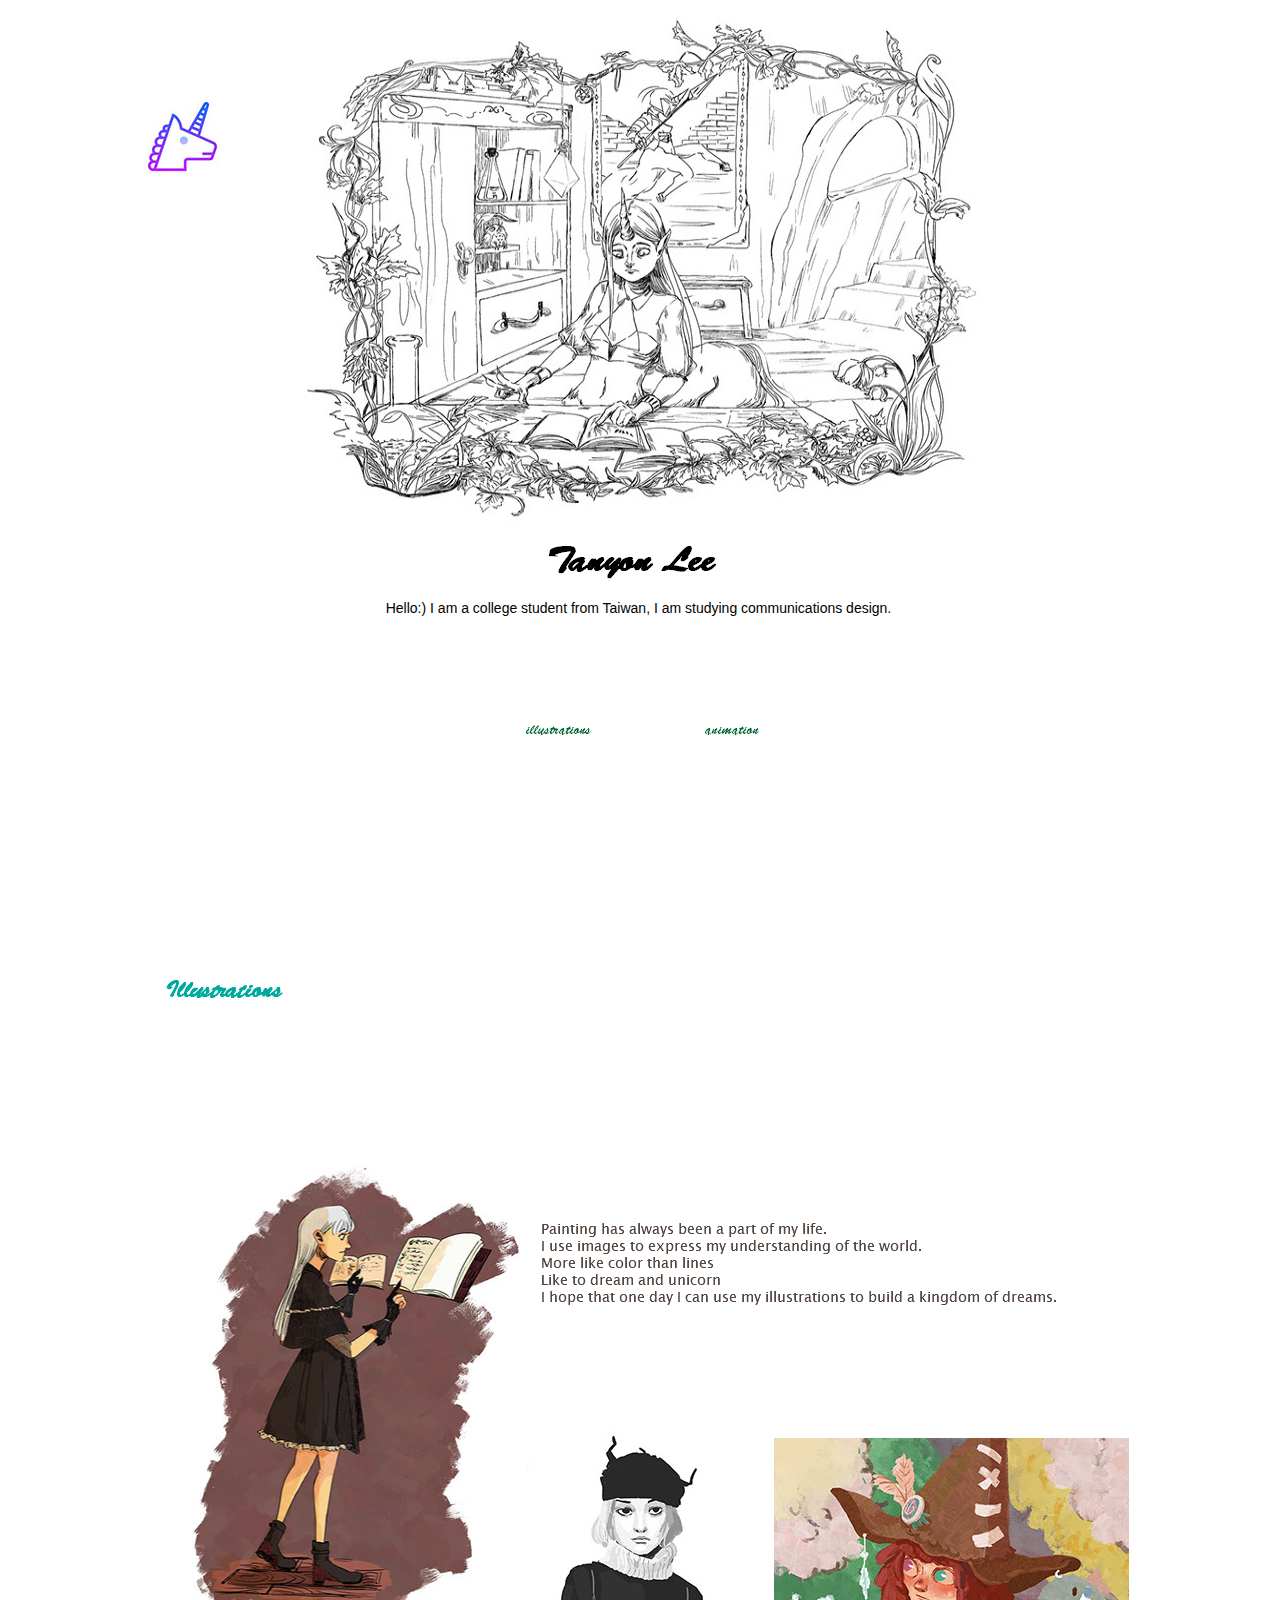
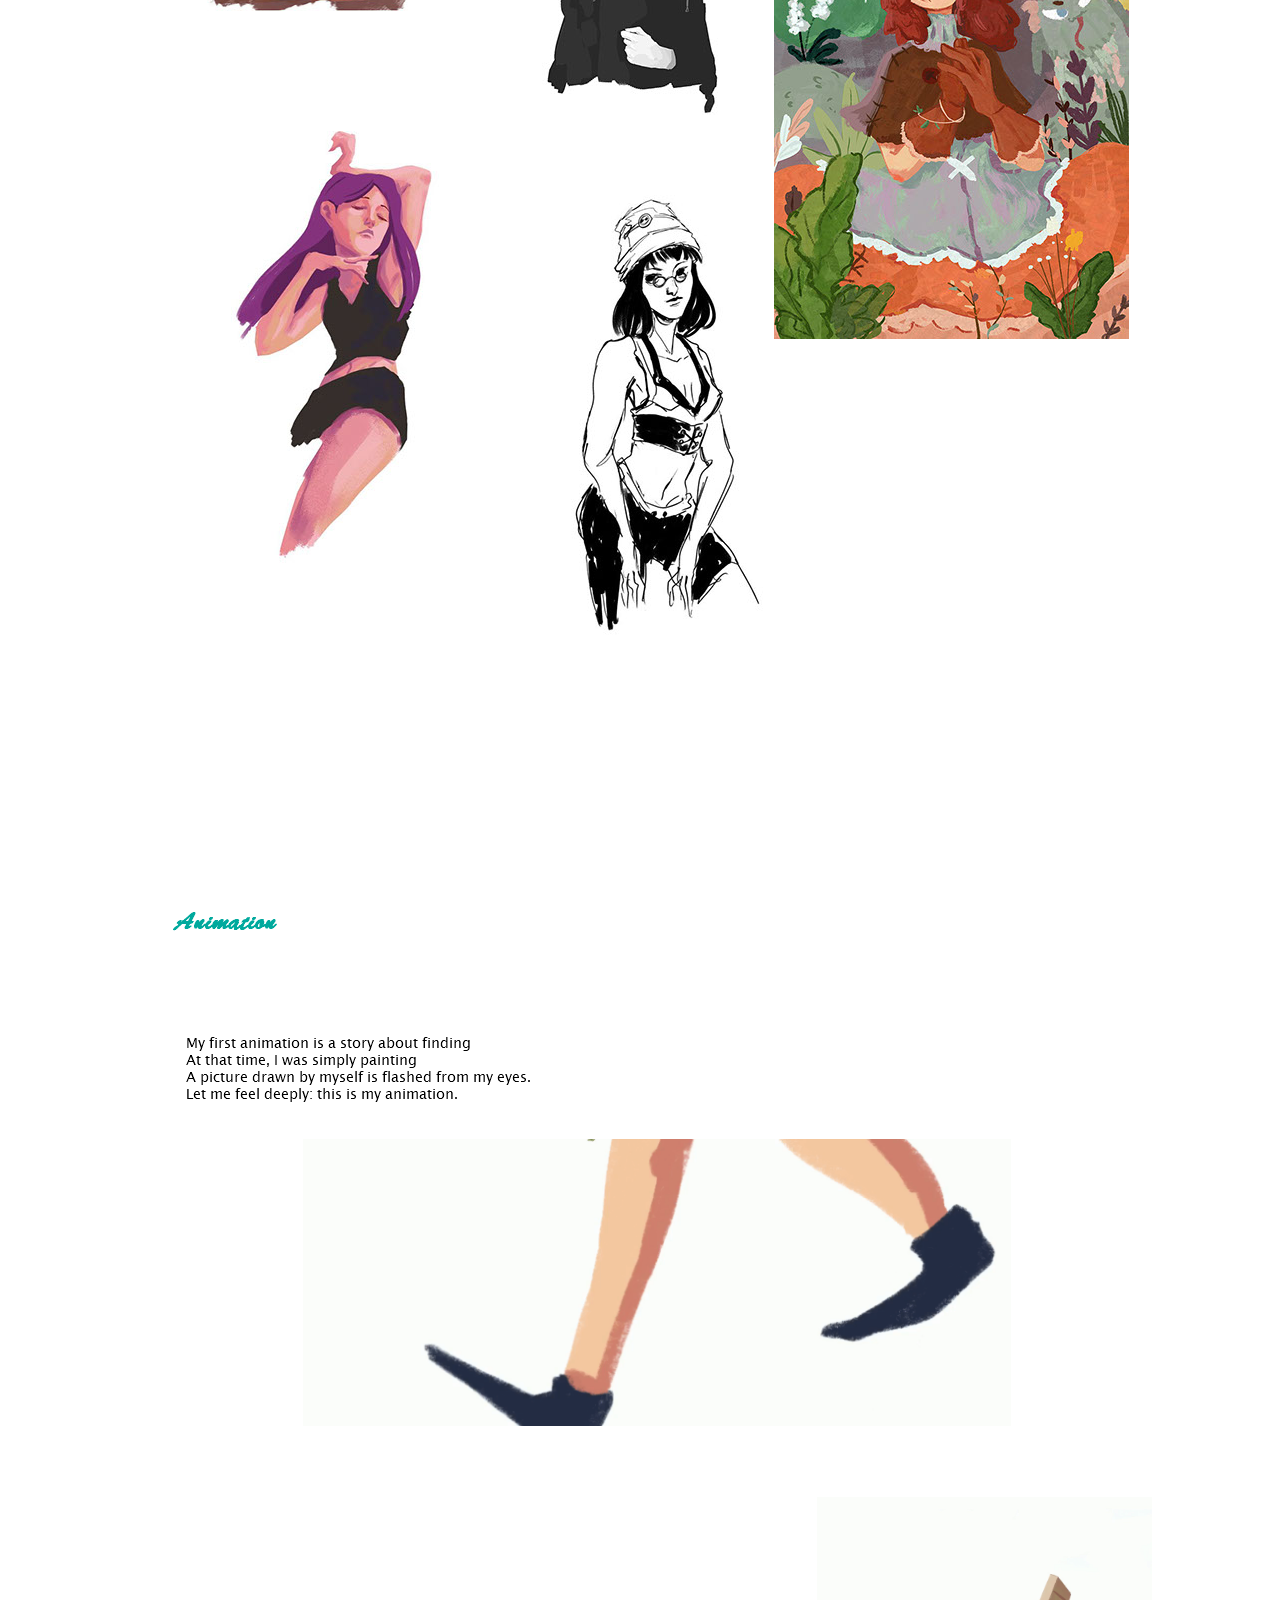
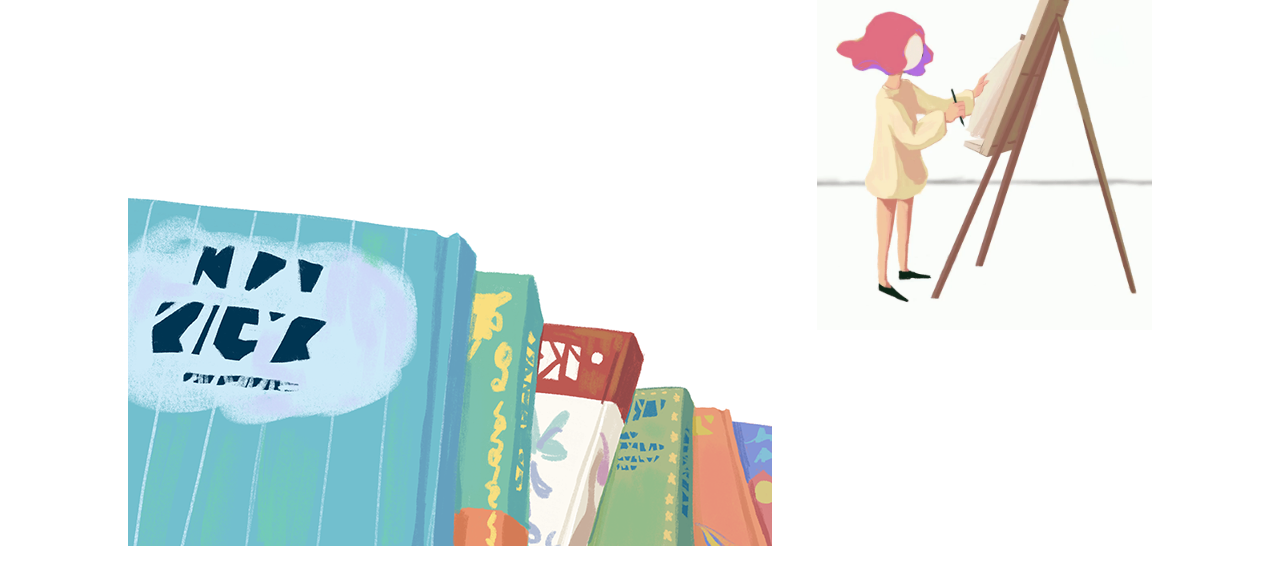
<file: tanyonlee.html>
<!DOCTYPE html>
<html class="nojs html css_verticalspacer" lang="zh-TW">
 <head>

  <meta http-equiv="Content-type" content="text/html;charset=UTF-8"/>
  <meta name="generator" content="2018.1.0.386"/>
  
  <script type="text/javascript">
   // Update the 'nojs'/'js' class on the html node
document.documentElement.className = document.documentElement.className.replace(/\bnojs\b/g, 'js');

// Check that all required assets are uploaded and up-to-date
if(typeof Muse == "undefined") window.Muse = {}; window.Muse.assets = {"required":["museutils.js", "museconfig.js", "jquery.watch.js", "require.js", "tanyonlee.css"], "outOfDate":[]};
</script>
  
  <title>tanyonlee</title>
  <!-- CSS -->
  <link rel="stylesheet" type="text/css" href="css/site_global.css?crc=444006867"/>
  <link rel="stylesheet" type="text/css" href="css/tanyonlee.css?crc=313069345" id="pagesheet"/>
   </head>
 <body>

  <div class="clearfix" id="page"><!-- group -->
   <a class="anchor_item grpelem" id="aaa"></a>
   <a class="nonblock nontext clip_frame" id="u250" href="https://hdx3.blogspot.com/2011/04/metalocalypse-s01e01-curse-of-dethklok.html" target="_blank"><!-- image --><img class="block" id="u250_img" src="images/images.jpg?crc=284533367" data-hidpi-src="images/images_2x.jpg?crc=371857837" alt="" width="85" height="85"/></a>
   <div class="clearfix grpelem" id="pu106"><!-- column -->
    <div class="clip_frame colelem" id="u106"><!-- image -->
     <img class="block" id="u106_img" src="images/08.jpg?crc=3818031436" data-hidpi-src="images/08_2x.jpg?crc=41430929" alt="" width="697" height="532"/>
    </div>
    <img class="colelem" id="u116-4" alt="Tanyon Lee" width="185" height="47" src="images/u116-4.png?crc=174179540" data-hidpi-src="images/u116-4_2x.png?crc=234725086"/><!-- rasterized frame -->
    <div class="clearfix colelem" id="u191-4"><!-- content -->
     <p>Hello:) I am a college student from Taiwan, I am studying communications design.</p>
    </div>
    <div class="clearfix colelem" id="pu266-4"><!-- group -->
     <a class="nonblock nontext anim_swing grpelem" id="u266-4" href="tanyonlee.html#aaa"><!-- rasterized frame --><img id="u266-4_img" alt="illustrations " width="135" height="42" src="images/u266-4.png?crc=3926232394" data-hidpi-src="images/u266-4_2x.png?crc=250537607"/></a>
     <a class="nonblock nontext anim_swing grpelem" id="u272-4" href="tanyonlee.html#bbb"><!-- rasterized frame --><img id="u272-4_img" alt="animation" width="135" height="42" src="images/u272-4.png?crc=54697398" data-hidpi-src="images/u272-4_2x.png?crc=4221296391"/></a>
    </div>
   </div>
   <div class="verticalspacer" data-offset-top="996" data-content-above-spacer="995" data-content-below-spacer="1952"></div>
   <div class="clearfix grpelem" id="pu120-4"><!-- column -->
    <img class="colelem" id="u120-4" alt="Illustrations" width="159" height="54" src="images/u120-4.png?crc=4092073770" data-hidpi-src="images/u120-4_2x.png?crc=3974966417"/><!-- rasterized frame -->
    <div class="clearfix colelem" id="pu153"><!-- group -->
     <div class="clip_frame grpelem" id="u153"><!-- image -->
      <img class="block" id="u153_img" src="images/58602837_859444711067508_6594490819183378432_n.jpg?crc=120038599" alt="" width="395" height="511"/>
     </div>
     <div class="clip_frame grpelem" id="u123"><!-- image -->
      <img class="block" id="u123_img" src="images/0227.jpg?crc=288109855" data-hidpi-src="images/0227_2x.jpg?crc=3873602590" alt="" width="367" height="501"/>
     </div>
     <div class="clip_frame grpelem" id="u133"><!-- image -->
      <img class="block" id="u133_img" src="images/0409.jpg?crc=210578493" data-hidpi-src="images/0409_2x.jpg?crc=4186977881" alt="" width="214" height="285"/>
     </div>
     <div class="clip_frame grpelem" id="u143"><!-- image -->
      <img class="block" id="u143_img" src="images/0213ant.jpg?crc=4005626366" data-hidpi-src="images/0213ant_2x.jpg?crc=142676992" alt="" width="355" height="501"/>
     </div>
     <div class="clip_frame grpelem" id="u163"><!-- image -->
      <img class="block" id="u163_img" src="images/58461547_858741567804489_3178516407402889216_n.jpg?crc=311392969" data-hidpi-src="images/58461547_858741567804489_3178516407402889216_n_2x.jpg?crc=159519438" alt="" width="367" height="475"/>
     </div>
     <img class="grpelem" id="u185-15" alt="&nbsp;Painting has always been a part of my life. I use images to express my understanding of the world. More like color than lines Like to dream and unicorn I hope that one day I can use my illustrations to build a kingdom of dreams. " width="570" height="171" src="images/u185-15.png?crc=4093840231" data-hidpi-src="images/u185-15_2x.png?crc=119911096"/><!-- rasterized frame -->
    </div>
    <div class="clearfix colelem" id="pu188-4"><!-- group -->
     <img class="grpelem" id="u188-4" alt="Animation" width="278" height="77" src="images/u188-4.png?crc=3992542559" data-hidpi-src="images/u188-4_2x.png?crc=3926886439"/><!-- rasterized frame -->
     <a class="anchor_item grpelem" id="bbb"></a>
    </div>
    <div class="clearfix colelem" id="pu208"><!-- group -->
     <div class="clip_frame grpelem" id="u208"><!-- image -->
      <img class="block" id="u208_img" src="images/jcve4-7wptm.gif?crc=4142938431" data-hidpi-src="images/jcve4-7wptm_2x.gif?crc=4142938431" alt="" width="708" height="287"/>
     </div>
     <img class="grpelem" id="u237-11" alt="My first animation is a story about finding At that time, I was simply painting A picture drawn by myself is flashed from my eyes. Let me feel deeply: this is my animation. " width="520" height="188" src="images/u237-11.png?crc=4174533171" data-hidpi-src="images/u237-11_2x.png?crc=535933549"/><!-- rasterized frame -->
    </div>
    <div class="clearfix colelem" id="pu196"><!-- group -->
     <div class="clip_frame grpelem" id="u196"><!-- image -->
      <img class="block" id="u196_img" src="images/%e9%95%b7%e9%8f%a1%e9%a0%ad%e6%9b%b8%e7%b1%8d%e7%b4%a0%e6%9d%90.png?crc=4290769809" data-hidpi-src="images/%e9%95%b7%e9%8f%a1%e9%a0%ad%e6%9b%b8%e7%b1%8d%e7%b4%a0%e6%9d%90_2x.png?crc=4095600623" alt="" width="644" height="433"/>
     </div>
     <div class="clip_frame grpelem" id="u228"><!-- image -->
      <img class="block" id="u228_img" src="images/9j1b5-h1w5h.gif?crc=4091399171" data-hidpi-src="images/9j1b5-h1w5h_2x.gif?crc=4091399171" alt="" width="335" height="433"/>
     </div>
    </div>
   </div>
  </div>
  <!-- Other scripts -->
  <script type="text/javascript">
   // Decide whether to suppress missing file error or not based on preference setting
var suppressMissingFileError = false
</script>
  <script type="text/javascript">
   window.Muse.assets.check=function(c){if(!window.Muse.assets.checked){window.Muse.assets.checked=!0;var b={},d=function(a,b){if(window.getComputedStyle){var c=window.getComputedStyle(a,null);return c&&c.getPropertyValue(b)||c&&c[b]||""}if(document.documentElement.currentStyle)return(c=a.currentStyle)&&c[b]||a.style&&a.style[b]||"";return""},a=function(a){if(a.match(/^rgb/))return a=a.replace(/\s+/g,"").match(/([\d\,]+)/gi)[0].split(","),(parseInt(a[0])<<16)+(parseInt(a[1])<<8)+parseInt(a[2]);if(a.match(/^\#/))return parseInt(a.substr(1),
16);return 0},f=function(f){for(var g=document.getElementsByTagName("link"),j=0;j<g.length;j++)if("text/css"==g[j].type){var l=(g[j].href||"").match(/\/?css\/([\w\-]+\.css)\?crc=(\d+)/);if(!l||!l[1]||!l[2])break;b[l[1]]=l[2]}g=document.createElement("div");g.className="version";g.style.cssText="display:none; width:1px; height:1px;";document.getElementsByTagName("body")[0].appendChild(g);for(j=0;j<Muse.assets.required.length;){var l=Muse.assets.required[j],k=l.match(/([\w\-\.]+)\.(\w+)$/),i=k&&k[1]?
k[1]:null,k=k&&k[2]?k[2]:null;switch(k.toLowerCase()){case "css":i=i.replace(/\W/gi,"_").replace(/^([^a-z])/gi,"_$1");g.className+=" "+i;i=a(d(g,"color"));k=a(d(g,"backgroundColor"));i!=0||k!=0?(Muse.assets.required.splice(j,1),"undefined"!=typeof b[l]&&(i!=b[l]>>>24||k!=(b[l]&16777215))&&Muse.assets.outOfDate.push(l)):j++;g.className="version";break;case "js":j++;break;default:throw Error("Unsupported file type: "+k);}}c?c().jquery!="1.8.3"&&Muse.assets.outOfDate.push("jquery-1.8.3.min.js"):Muse.assets.required.push("jquery-1.8.3.min.js");
g.parentNode.removeChild(g);if(Muse.assets.outOfDate.length||Muse.assets.required.length)g="伺服器上的某些檔案可能遺失或不正確。請清除瀏覽器快取後再試一次。若問題持續發生，請聯絡網站作者。",f&&Muse.assets.outOfDate.length&&(g+="\nOut of date: "+Muse.assets.outOfDate.join(",")),f&&Muse.assets.required.length&&(g+="\nMissing: "+Muse.assets.required.join(",")),suppressMissingFileError?(g+="\nUse SuppressMissingFileError key in AppPrefs.xml to show missing file error pop up.",console.log(g)):alert(g)};location&&location.search&&location.search.match&&location.search.match(/muse_debug/gi)?
setTimeout(function(){f(!0)},5E3):f()}};
var muse_init=function(){require.config({baseUrl:""});require(["jquery","museutils","whatinput","jquery.watch"],function(c){var $ = c;$(document).ready(function(){try{
window.Muse.assets.check($);/* body */
Muse.Utils.transformMarkupToFixBrowserProblemsPreInit();/* body */
Muse.Utils.detectScreenResolution();/* HiDPI screens */
Muse.Utils.prepHyperlinks(true);/* body */
Muse.Utils.makeButtonsVisibleAfterSettingMinWidth();/* body */
Muse.Utils.fullPage('#page');/* 100% height page */
Muse.Utils.showWidgetsWhenReady();/* body */
Muse.Utils.transformMarkupToFixBrowserProblems();/* body */
}catch(b){if(b&&"function"==typeof b.notify?b.notify():Muse.Assert.fail("Error calling selector function: "+b),false)throw b;}})})};

</script>
  <!-- RequireJS script -->
  <script src="scripts/require.js?crc=7928878" type="text/javascript" async data-main="scripts/museconfig.js?crc=310584261" onload="if (requirejs) requirejs.onError = function(requireType, requireModule) { if (requireType && requireType.toString && requireType.toString().indexOf && 0 <= requireType.toString().indexOf('#scripterror')) window.Muse.assets.check(); }" onerror="window.Muse.assets.check();"></script>
   </body>
</html>
</file>
<file: css/site_global.css>
html{min-height:100%;min-width:100%;-ms-text-size-adjust:none;}body,div,dl,dt,dd,ul,ol,li,nav,h1,h2,h3,h4,h5,h6,pre,code,form,fieldset,legend,input,button,textarea,p,blockquote,th,td,a{margin:0px;padding:0px;border-width:0px;border-style:solid;border-color:transparent;-webkit-transform-origin:left top;-ms-transform-origin:left top;-o-transform-origin:left top;transform-origin:left top;background-repeat:no-repeat;}button.submit-btn{-moz-box-sizing:content-box;-webkit-box-sizing:content-box;box-sizing:content-box;}.transition{-webkit-transition-property:background-image,background-position,background-color,border-color,border-radius,color,font-size,font-style,font-weight,letter-spacing,line-height,text-align,box-shadow,text-shadow,opacity;transition-property:background-image,background-position,background-color,border-color,border-radius,color,font-size,font-style,font-weight,letter-spacing,line-height,text-align,box-shadow,text-shadow,opacity;}.transition *{-webkit-transition:inherit;transition:inherit;}table{border-collapse:collapse;border-spacing:0px;}fieldset,img{border:0px;border-style:solid;-webkit-transform-origin:left top;-ms-transform-origin:left top;-o-transform-origin:left top;transform-origin:left top;}address,caption,cite,code,dfn,em,strong,th,var,optgroup{font-style:inherit;font-weight:inherit;}del,ins{text-decoration:none;}li{list-style:none;}caption,th{text-align:left;}h1,h2,h3,h4,h5,h6{font-size:100%;font-weight:inherit;}input,button,textarea,select,optgroup,option{font-family:inherit;font-size:inherit;font-style:inherit;font-weight:inherit;}.form-grp input,.form-grp textarea{-webkit-appearance:none;-webkit-border-radius:0;}body{font-family:Arial, Helvetica Neue, Helvetica, sans-serif;text-align:left;font-size:14px;line-height:17px;word-wrap:break-word;text-rendering:optimizeLegibility;-moz-font-feature-settings:'liga';-ms-font-feature-settings:'liga';-webkit-font-feature-settings:'liga';font-feature-settings:'liga';}a:link{color:#0000FF;text-decoration:underline;}a:visited{color:#800080;text-decoration:underline;}a:hover{color:#0000FF;text-decoration:underline;}a:active{color:#EE0000;text-decoration:underline;}a.nontext{color:black;text-decoration:none;font-style:normal;font-weight:normal;}.normal_text{color:#000000;direction:ltr;font-family:Arial, Helvetica Neue, Helvetica, sans-serif;font-size:14px;font-style:normal;font-weight:normal;letter-spacing:0px;line-height:17px;text-align:left;text-decoration:none;text-indent:0px;text-transform:none;vertical-align:0px;padding:0px;}.list0 li:before{position:absolute;right:100%;letter-spacing:0px;text-decoration:none;font-weight:normal;font-style:normal;}.rtl-list li:before{right:auto;left:100%;}.nls-None > li:before,.nls-None .list3 > li:before,.nls-None .list6 > li:before{margin-right:6px;content:'•';}.nls-None .list1 > li:before,.nls-None .list4 > li:before,.nls-None .list7 > li:before{margin-right:6px;content:'○';}.nls-None,.nls-None .list1,.nls-None .list2,.nls-None .list3,.nls-None .list4,.nls-None .list5,.nls-None .list6,.nls-None .list7,.nls-None .list8{padding-left:34px;}.nls-None.rtl-list,.nls-None .list1.rtl-list,.nls-None .list2.rtl-list,.nls-None .list3.rtl-list,.nls-None .list4.rtl-list,.nls-None .list5.rtl-list,.nls-None .list6.rtl-list,.nls-None .list7.rtl-list,.nls-None .list8.rtl-list{padding-left:0px;padding-right:34px;}.nls-None .list2 > li:before,.nls-None .list5 > li:before,.nls-None .list8 > li:before{margin-right:6px;content:'-';}.nls-None.rtl-list > li:before,.nls-None .list1.rtl-list > li:before,.nls-None .list2.rtl-list > li:before,.nls-None .list3.rtl-list > li:before,.nls-None .list4.rtl-list > li:before,.nls-None .list5.rtl-list > li:before,.nls-None .list6.rtl-list > li:before,.nls-None .list7.rtl-list > li:before,.nls-None .list8.rtl-list > li:before{margin-right:0px;margin-left:6px;}.TabbedPanelsTab{white-space:nowrap;}.MenuBar .MenuBarView,.MenuBar .SubMenuView{display:block;list-style:none;}.MenuBar .SubMenu{display:none;position:absolute;}.NoWrap{white-space:nowrap;word-wrap:normal;}.rootelem{margin-left:auto;margin-right:auto;}.colelem{display:inline;float:left;clear:both;}.clearfix:after{content:"\0020";visibility:hidden;display:block;height:0px;clear:both;}*:first-child+html .clearfix{zoom:1;}.clip_frame{overflow:hidden;}.popup_anchor{position:relative;width:0px;height:0px;}.allow_click_through *{pointer-events:auto;}.popup_element{z-index:100000;}.svg{display:block;vertical-align:top;}span.wrap{content:'';clear:left;display:block;}span.actAsInlineDiv{display:inline-block;}.position_content,.excludeFromNormalFlow{float:left;}.preload_images{position:absolute;overflow:hidden;left:-9999px;top:-9999px;height:1px;width:1px;}.preload{height:1px;width:1px;}.animateStates{-webkit-transition:0.3s ease-in-out;-moz-transition:0.3s ease-in-out;-o-transition:0.3s ease-in-out;transition:0.3s ease-in-out;}[data-whatinput="mouse"] *:focus,[data-whatinput="touch"] *:focus,input:focus,textarea:focus{outline:none;}textarea{resize:none;overflow:auto;}.allow_click_through,.fld-prompt{pointer-events:none;}.wrapped-input{position:absolute;top:0px;left:0px;background:transparent;border:none;}.submit-btn{z-index:50000;cursor:pointer;}.anchor_item{width:22px;height:18px;}.MenuBar .SubMenuVisible,.MenuBarVertical .SubMenuVisible,.MenuBar .SubMenu .SubMenuVisible,.popup_element.Active,span.actAsPara,.actAsDiv,a.nonblock.nontext,img.block{display:block;}.widget_invisible,.js .invi,.js .mse_pre_init{visibility:hidden;}.ose_ei{visibility:hidden;z-index:0;}.no_vert_scroll{overflow-y:hidden;}.always_vert_scroll{overflow-y:scroll;}.always_horz_scroll{overflow-x:scroll;}.fullscreen{overflow:hidden;left:0px;top:0px;position:fixed;height:100%;width:100%;-moz-box-sizing:border-box;-webkit-box-sizing:border-box;-ms-box-sizing:border-box;box-sizing:border-box;}.fullwidth{position:absolute;}.borderbox{-moz-box-sizing:border-box;-webkit-box-sizing:border-box;-ms-box-sizing:border-box;box-sizing:border-box;}.scroll_wrapper{position:absolute;overflow:auto;left:0px;right:0px;top:0px;bottom:0px;padding-top:0px;padding-bottom:0px;margin-top:0px;margin-bottom:0px;}.browser_width > *{position:absolute;left:0px;right:0px;}.grpelem,.accordion_wrapper{display:inline;float:left;}.fld-checkbox input[type=checkbox],.fld-radiobutton input[type=radio]{position:absolute;overflow:hidden;clip:rect(0px, 0px, 0px, 0px);height:1px;width:1px;margin:-1px;padding:0px;border:0px;}.fld-checkbox input[type=checkbox] + label,.fld-radiobutton input[type=radio] + label{display:inline-block;background-repeat:no-repeat;cursor:pointer;float:left;width:100%;height:100%;}.pointer_cursor,.fld-recaptcha-mode,.fld-recaptcha-refresh,.fld-recaptcha-help{cursor:pointer;}p,h1,h2,h3,h4,h5,h6,ol,ul,span.actAsPara{max-height:1000000px;}.superscript{vertical-align:super;font-size:66%;line-height:0px;}.subscript{vertical-align:sub;font-size:66%;line-height:0px;}.horizontalSlideShow{-ms-touch-action:pan-y;touch-action:pan-y;}.verticalSlideShow{-ms-touch-action:pan-x;touch-action:pan-x;}.colelem100,.verticalspacer{clear:both;}.list0 li,.MenuBar .MenuItemContainer,.SlideShowContentPanel .fullscreen img,.css_verticalspacer .verticalspacer{position:relative;}.popup_element.Inactive,.js .disn,.js .an_invi,.hidden,.breakpoint{display:none;}#muse_css_mq{position:absolute;display:none;background-color:#FFFFFE;}.fluid_height_spacer{width:0.01px;}.muse_check_css{display:none;position:fixed;}@media screen and (-webkit-min-device-pixel-ratio:0){body{text-rendering:auto;}}
</file>
<file: css/tanyonlee.css>
.version.tanyonlee{color:#000012;background-color:#A90F21;}#page{z-index:1;width:1024px;min-height:1894px;background-image:none;border-width:0px;border-color:#000000;background-color:transparent;margin-left:auto;margin-right:auto;}#aaa{position:relative;margin-right:-10000px;width:22px;margin-top:978px;left:31px;}#u250{z-index:62;width:85px;background-color:transparent;position:fixed;top:94px;left:140px;}#u250:hover{width:85px;min-height:0px;margin:0px;}#pu106{z-index:6;width:0.01px;padding-bottom:1px;margin-right:-10000px;margin-top:11px;margin-left:163px;}#u106{z-index:6;width:697px;background-color:transparent;position:relative;}#u116-4{z-index:8;display:block;vertical-align:top;margin-left:256px;position:relative;}#u191-4{z-index:43;width:611px;min-height:22px;background-color:transparent;text-align:center;font-family:Lucida Sans, Lucida Grande, Lucida Sans Unicode, sans-serif;margin-left:42px;margin-top:10px;position:relative;}#pu266-4{z-index:65;width:0.01px;margin-left:200px;margin-top:101px;}#u266-4{z-index:65;position:relative;margin-right:-10000px;width:135px;}#u272-4{z-index:69;position:relative;margin-right:-10000px;width:135px;left:173px;}#u266-4_img,#u272-4_img{display:block;vertical-align:top;}.css_verticalspacer .verticalspacer{height:calc(100vh - 2947px);}#pu120-4{z-index:12;width:0.01px;margin-bottom:-1851px;margin-right:-10000px;margin-top:-854px;}#u120-4{z-index:12;display:block;vertical-align:top;margin-left:37px;position:relative;}#pu153{z-index:4;width:0.01px;margin-left:31px;margin-top:99px;}#u153{z-index:4;width:395px;background-color:transparent;position:relative;margin-right:-10000px;margin-top:600px;left:300px;}#u123{z-index:16;width:367px;background-color:transparent;position:relative;margin-right:-10000px;}#u133{z-index:18;width:214px;background-color:transparent;position:relative;margin-right:-10000px;margin-top:299px;left:367px;}#u143{z-index:20;width:355px;background-color:transparent;position:relative;margin-right:-10000px;margin-top:307px;left:615px;}#u163{z-index:22;width:367px;background-color:transparent;position:relative;margin-right:-10000px;margin-top:584px;left:16px;}#u185-15{z-index:24;display:block;vertical-align:top;position:relative;margin-right:-10000px;margin-top:56px;left:382px;}#pu188-4{z-index:39;width:0.01px;margin-left:47px;margin-top:268px;}#u188-4{z-index:39;display:block;vertical-align:top;position:relative;margin-right:-10000px;left:-2px;}#bbb{position:relative;margin-right:-10000px;width:22px;}#pu208{z-index:2;width:0.01px;margin-left:58px;margin-top:48px;}#u208{z-index:2;width:708px;background-color:transparent;position:relative;margin-right:-10000px;margin-top:104px;left:117px;}#u237-11{z-index:51;display:block;vertical-align:top;position:relative;margin-right:-10000px;}#pu196{z-index:47;width:0.01px;margin-top:71px;}#u196{z-index:47;width:644px;background-color:transparent;position:relative;margin-right:-10000px;margin-top:216px;}#u228{z-index:49;width:335px;background-color:transparent;position:relative;margin-right:-10000px;left:689px;}#muse_css_mq,.html{background-color:#FFFFFF;}body{position:relative;min-width:1024px;padding-bottom:1890px;}.verticalspacer{min-height:836px;}
</file>
